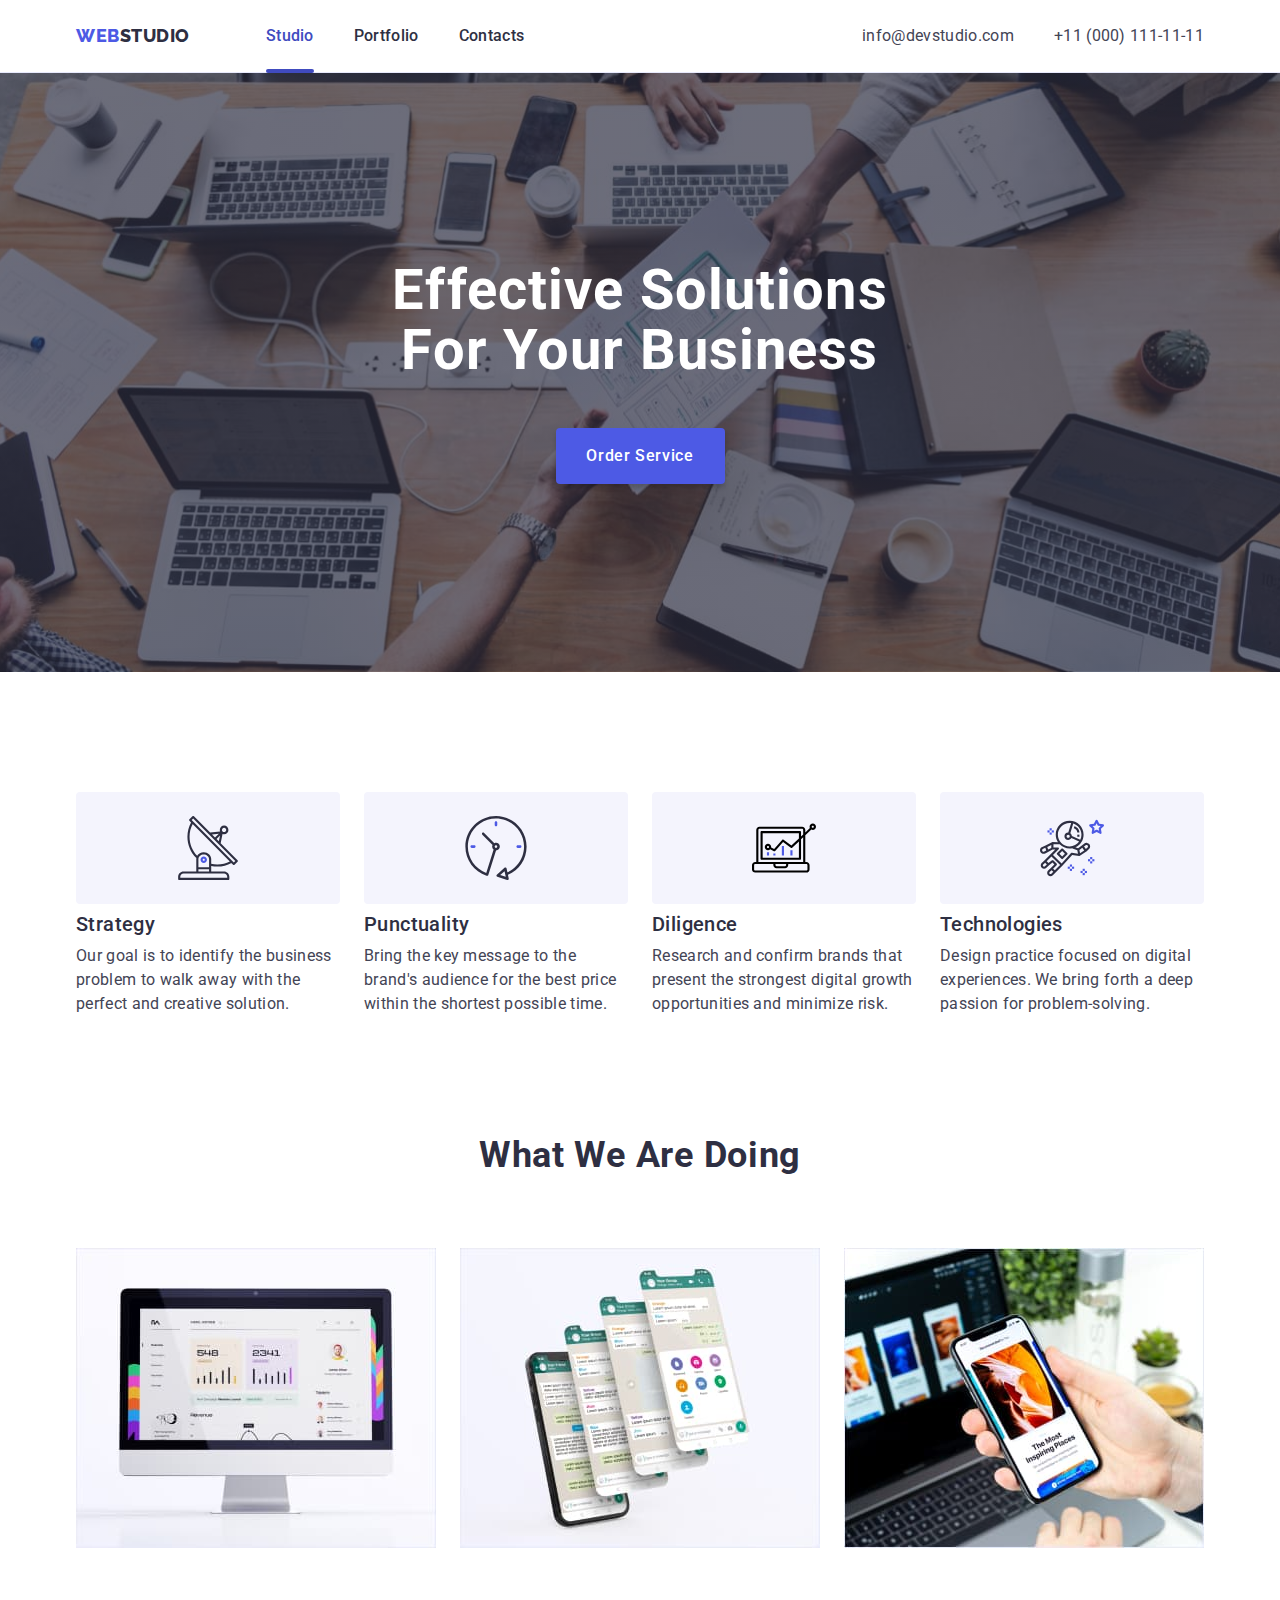
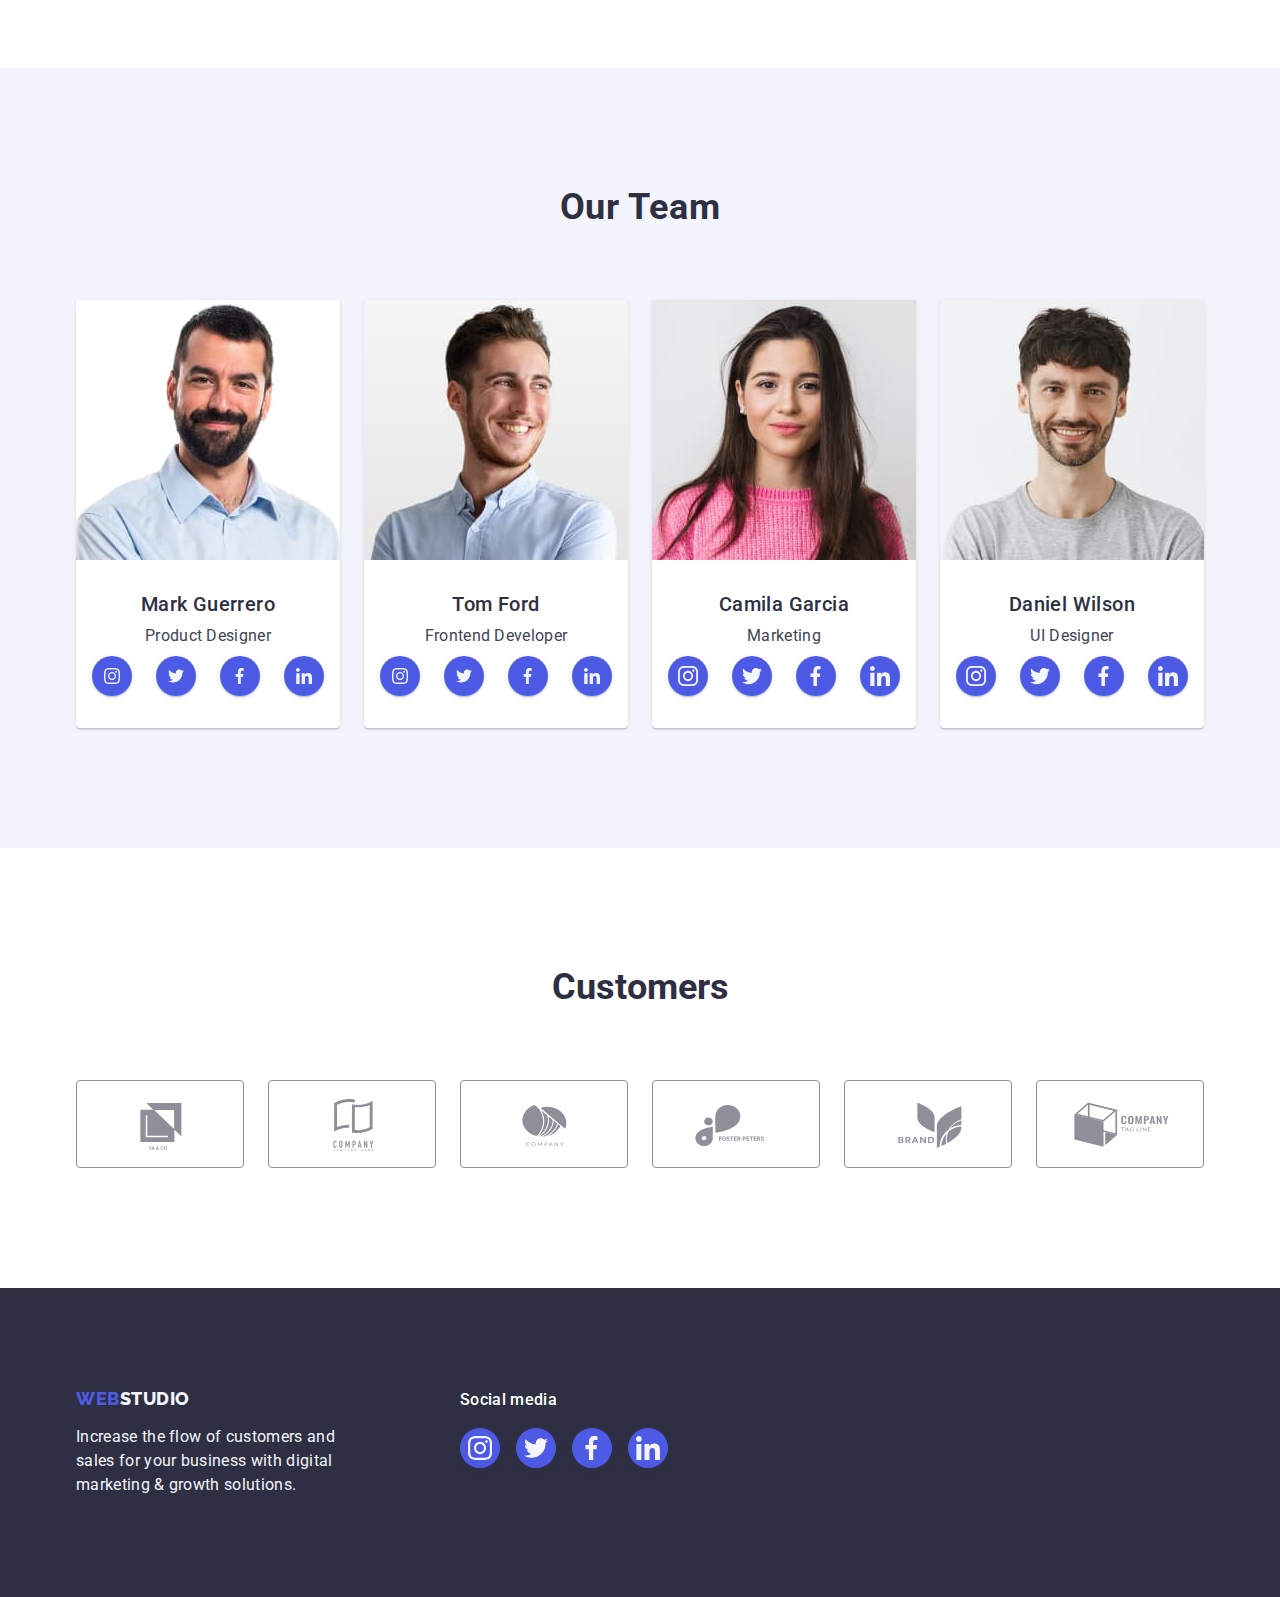
<file: index.html>
<!DOCTYPE html>
<html lang="en">
  <head>
    <meta charset="UTF-8" />
    <meta http-equiv="X-UA-Compatible" content="IE=edge" />
    <meta name="viewport" content="width=device-width, initial-scale=1.0" />
    <title>WEBSTUDIO Devstudio</title>
    <link rel="preconnect" href="https://fonts.googleapis.com" />
    <link rel="preconnect" href="https://fonts.gstatic.com" crossorigin />
    <link
      href="https://fonts.googleapis.com/css2?family=Raleway:wght@800&family=Roboto:wght@400;500;700&display=swap"
      rel="stylesheet"
    />
    <link
      rel="stylesheet"
      href="https://cdnjs.cloudflare.com/ajax/libs/modern-normalize/1.0.0/modern-normalize.min.css"
    />
    <link rel="stylesheet" href="./css/styles.css" />
  </head>
  <body>
    <header class="page-header">
      <div class="header-container container">
        <nav class="header-navigation">
          <a class="header-logo logo link" href="./index.html"
            >WEB<span class="logo-second-word">Studio</span></a
          >

          <ul class="header-list list menu">
            <li>
              <a class="header-link link current" href="./index.html">Studio</a>
            </li>
            <li>
              <a class="header-link link" href="./portfolio.html">Portfolio</a>
            </li>
            <li>
              <a class="header-link link" href="">Contacts</a>
            </li>
          </ul>
        </nav>
        <address class="header-address list">
          <ul class="list contacts">
            <li class="header-item">
              <a
                class="header-address-link link"
                href="mailto:info@devstudio.com"
                >info@devstudio.com</a
              >
            </li>
            <li class="header-item">
              <a class="header-address-link link" href="tel:+110001111111"
                >+11 (000) 111-11-11</a
              >
            </li>
          </ul>
        </address>
      </div>
    </header>
    <main>
      <!--First Section-->

      <section class="hero hero-background">
        <div class="container">
          <h1 class="hero-header">effective solutions for your business</h1>

          <button data-modal-open type="button" class="hero-button">
            Order Service
          </button>
        </div>
      </section>

      <!--Second Section-->

      <section class="services section">
        <div class="container containerFeatures">
          <h2 class="services-title visually-hidden">Services</h2>
          <ul class="card-set-services list">
            <li class="services-item">
              <div class="services-icon">
                <svg width="64" height="64">
                  <use href="./images/icons.svg#icon-antenna"></use>
                </svg>
              </div>
              <h3 class="services-headers">Strategy</h3>
              <p class="services-text">
                Our goal is to identify the business problem to walk away with
                the perfect and creative solution.
              </p>
            </li>

            <li class="services-item">
              <div class="services-icon">
                <svg width="64" height="64">
                  <use href="./images/icons.svg#icon-clock"></use>
                </svg>
              </div>
              <h3 class="services-headers">Punctuality</h3>

              <p class="services-text">
                Bring the key message to the brand's audience for the best price
                within the shortest possible time.
              </p>
            </li>
            <li class="services-item">
              <div class="services-icon">
                <svg width="64" height="64">
                  <use href="./images/icons.svg#icon-diagram"></use>
                </svg>
              </div>
              <h3 class="services-headers">Diligence</h3>

              <p class="services-text">
                Research and confirm brands that present the strongest digital
                growth opportunities and minimize risk.
              </p>
            </li>
            <li class="services-item">
              <div class="services-icon">
                <svg width="64" height="64">
                  <use href="./images/icons.svg#icon-astronaut"></use>
                </svg>
              </div>
              <h3 class="services-headers">Technologies</h3>

              <p class="services-text">
                Design practice focused on digital experiences. We bring forth a
                deep passion for problem-solving.
              </p>
            </li>
          </ul>
        </div>
      </section>
      <!--3rd - section: What are we doing-->
      <section class="products section">
        <div class="container containerServices">
          <h2 class="products-titles">what we are doing</h2>
          <ul class="card-set-services list">
            <li class="products-items">
              <img src="./images/img1.jpg" alt="monitor" width="360" />
            </li>
            <li class="products-items">
              <img src="./images/img2.jpg" alt="monitor" width="360" />
            </li>
            <li class="products-items">
              <img src="./images/img3.jpg" alt="monitor" width="360" />
            </li>
          </ul>
        </div>
      </section>
      <!--4th section-->
      <section class="team">
        <div class="container containerTeam">
          <h2 class="team-titles">Our Team</h2>
          <ul class="team-list list">
            <li class="team-item">
              <img src="./images/ava1.jpg" alt="man" width="264" />
              <div class="team-members-names">
                <h3 class="team-headers">Mark Guerrero</h3>
                <p class="team-position">Product Designer</p>
                <ul class="studio-soc-list list">
                  <li class="soc-items">
                    <a
                      href=""
                      class="studio-soc-link"
                      target="_blank"
                      rel="noopener noreferrer"
                      ><svg class="soc-icon" width="16" height="16">
                        <use href="./images/icons.svg#icon-instagram"></use>
                      </svg>
                    </a>
                  </li>
                  <li class="soc-items">
                    <a
                      href=""
                      class="studio-soc-link"
                      target="_blank"
                      rel="noopener noreferrer"
                    >
                      <svg class="soc-icon" width="16" height="16">
                        <use href="./images/icons.svg#icon-twitter"></use>
                      </svg>
                    </a>
                  </li>
                  <li class="soc-items">
                    <a
                      href=""
                      class="studio-soc-link"
                      target="_blank"
                      rel="noopener noreferrer"
                    >
                      <svg class="soc-icon" width="16" height="16">
                        <use href="./images/icons.svg#icon-fb"></use>
                      </svg>
                    </a>
                  </li>
                  <li class="soc-items">
                    <a
                      href=""
                      class="studio-soc-link"
                      target="_blank"
                      rel="noopener noreferrer"
                    >
                      <svg class="soc-icon" width="16" height="16">
                        <use href="./images/icons.svg#icon-linkedin"></use>
                      </svg>
                    </a>
                  </li>
                </ul>
              </div>
            </li>
            <li class="team-item">
              <img src="./images/ava2.jpg" alt="man2" width="264" />
              <div class="team-members-names">
                <h3 class="team-headers">Tom Ford</h3>
                <p class="team-position">Frontend Developer</p>
                <ul class="studio-soc-list list">
                  <li class="soc-items">
                    <a
                      href=""
                      class="studio-soc-link"
                      target="_blank"
                      rel="noopener noreferrer"
                      ><svg class="soc-icon" width="16" height="16">
                        <use href="./images/icons.svg#icon-instagram"></use>
                      </svg>
                    </a>
                  </li>
                  <li class="soc-items">
                    <a
                      href=""
                      class="studio-soc-link"
                      target="_blank"
                      rel="noopener noreferrer"
                    >
                      <svg class="soc-icon" width="16" height="16">
                        <use href="./images/icons.svg#icon-twitter"></use>
                      </svg>
                    </a>
                  </li>
                  <li class="soc-items">
                    <a
                      href=""
                      class="studio-soc-link"
                      target="_blank"
                      rel="noopener noreferrer"
                    >
                      <svg class="soc-icon" width="16" height="16">
                        <use href="./images/icons.svg#icon-fb"></use>
                      </svg>
                    </a>
                  </li>
                  <li class="soc-items">
                    <a
                      href=""
                      class="studio-soc-link"
                      target="_blank"
                      rel="noopener noreferrer"
                    >
                      <svg class="soc-icon" width="16" height="16">
                        <use href="./images/icons.svg#icon-linkedin"></use>
                      </svg>
                    </a>
                  </li>
                </ul>
              </div>
            </li>
            <li class="team-item">
              <img src="./images/ava3.jpg" alt="woman2" width="264" />
              <div class="team-members-names">
                <h3 class="team-headers">Camila Garcia</h3>
                <p class="team-position">Marketing</p>
                <ul class="studio-soc-list list">
                  <li class="soc-items">
                    <a
                      href=""
                      class="studio-soc-link"
                      target="_blank"
                      rel="noopener noreferrer"
                      ><svg class="soc-icon" width="20" height="20">
                        <use href="./images/icons.svg#icon-instagram"></use>
                      </svg>
                    </a>
                  </li>
                  <li class="soc-items">
                    <a
                      href=""
                      class="studio-soc-link"
                      target="_blank"
                      rel="noopener noreferrer"
                    >
                      <svg class="soc-icon" width="20" height="20">
                        <use href="./images/icons.svg#icon-twitter"></use>
                      </svg>
                    </a>
                  </li>
                  <li class="soc-items">
                    <a
                      href=""
                      class="studio-soc-link"
                      target="_blank"
                      rel="noopener noreferrer"
                    >
                      <svg class="soc-icon" width="20" height="20">
                        <use href="./images/icons.svg#icon-fb"></use>
                      </svg>
                    </a>
                  </li>
                  <li class="soc-items">
                    <a
                      href=""
                      class="studio-soc-link"
                      target="_blank"
                      rel="noopener noreferrer"
                    >
                      <svg class="soc-icon" width="20" height="20">
                        <use href="./images/icons.svg#icon-linkedin"></use>
                      </svg>
                    </a>
                  </li>
                </ul>
              </div>
            </li>
            <li class="team-item">
              <img src="./images/ava4.jpg" alt="man3" width="264" />
              <div class="team-members-names">
                <h3 class="team-headers">Daniel Wilson</h3>
                <p class="team-position">UI Designer</p>
                <ul class="studio-soc-list list">
                  <li class="soc-items">
                    <a
                      href=""
                      class="studio-soc-link"
                      target="_blank"
                      rel="noopener noreferrer"
                      ><svg class="soc-icon" width="20" height="20">
                        <use href="./images/icons.svg#icon-instagram"></use>
                      </svg>
                    </a>
                  </li>
                  <li class="soc-items">
                    <a
                      href=""
                      class="studio-soc-link"
                      target="_blank"
                      rel="noopener noreferrer"
                    >
                      <svg class="soc-icon" width="20" height="20">
                        <use href="./images/icons.svg#icon-twitter"></use>
                      </svg>
                    </a>
                  </li>
                  <li class="soc-items">
                    <a
                      href=""
                      class="studio-soc-link"
                      target="_blank"
                      rel="noopener noreferrer"
                    >
                      <svg class="soc-icon" width="20" height="20">
                        <use href="./images/icons.svg#icon-fb"></use>
                      </svg>
                    </a>
                  </li>
                  <li class="soc-items">
                    <a
                      href=""
                      class="studio-soc-link"
                      target="_blank"
                      rel="noopener noreferrer"
                    >
                      <svg class="soc-icon" width="20" height="20">
                        <use href="./images/icons.svg#icon-linkedin"></use>
                      </svg>
                    </a>
                  </li>
                </ul>
              </div>
            </li>
          </ul>
        </div>
      </section>
      <!--5th section-->
      <section class="customers-section">
        <div class="container">
          <h2 class="header-customers">Customers</h2>
          <ul class="customers-list list">
            <li class="customers-items">
              <a
                href=""
                class="customers-link"
                target="_blank"
                rel="noreferer noopener"
              >
                <svg class="customers-svg-icon" width="104" height="56">
                  <use href="./images/icons.svg#icon-Logo1"></use>
                </svg>
              </a>
            </li>
            <li class="customers-items">
              <a
                href=""
                class="customers-link"
                target="_blank"
                rel="noreferer noopener"
              >
                <svg class="customers-svg-icon" width="104" height="56">
                  <use href="./images/icons.svg#icon-Logo2"></use>
                </svg>
              </a>
            </li>
            <li class="customers-items">
              <a
                href=""
                class="customers-link"
                target="_blank"
                rel="noreferer noopener"
              >
                <svg class="customers-svg-icon" width="104" height="56">
                  <use href="./images/icons.svg#icon-Logo3"></use>
                </svg>
              </a>
            </li>
            <li class="customers-items">
              <a
                href=""
                class="customers-link"
                target="_blank"
                rel="noreferer noopener"
              >
                <svg class="customers-svg-icon" width="104" height="56">
                  <use href="./images/icons.svg#icon-Logo4"></use>
                </svg>
              </a>
            </li>
            <li class="customers-items">
              <a
                href=""
                class="customers-link"
                target="_blank"
                rel="noreferer noopener"
              >
                <svg class="customers-svg-icon" width="104" height="56">
                  <use href="./images/icons.svg#icon-Logo5"></use>
                </svg>
              </a>
            </li>
            <li class="customers-items">
              <a
                href=""
                class="customers-link"
                target="_blank"
                rel="noreferer noopener"
              >
                <svg class="customers-svg-icon" width="104" height="56">
                  <use href="./images/icons.svg#icon-Logo6"></use>
                </svg>
              </a>
            </li>
          </ul>
        </div>
      </section>
    </main>
    <!--Footer-->
    <footer class="footy">
      <div class="container footer-container">
        <div class="footer-logo-p">
          <a href="/" class="footer_logo link"
            >WEB<span class="footer-logo-p">Studio</span></a
          >
          <p class="footer_text">
            Increase the flow of customers and sales for your business with
            digital marketing & growth solutions.
          </p>
        </div>

        <div class="">
          <p class="footer-soc-p">Social media</p>
          <ul class="footer-soc-list list">
            <li class="soc-items">
              <a
                href=""
                class="footer-soc-link"
                target="_blank"
                rel="noopener noreferrer"
                ><svg class="soc-icon" width="24" height="24">
                  <use href="./images/icons.svg#icon-instagram"></use>
                </svg>
              </a>
            </li>
            <li class="soc-items">
              <a
                href=""
                class="footer-soc-link"
                target="_blank"
                rel="noopener noreferrer"
              >
                <svg class="soc-icon" width="24" height="24">
                  <use href="./images/icons.svg#icon-twitter"></use>
                </svg>
              </a>
            </li>
            <li class="soc-items">
              <a
                href=""
                class="footer-soc-link"
                target="_blank"
                rel="noopener noreferrer"
              >
                <svg class="soc-icon" width="24" height="24">
                  <use href="./images/icons.svg#icon-fb"></use>
                </svg>
              </a>
            </li>
            <li class="soc-items">
              <a
                href=""
                class="footer-soc-link"
                target="_blank"
                rel="noopener noreferrer"
              >
                <svg class="soc-icon" width="24" height="24">
                  <use href="./images/icons.svg#icon-linkedin"></use>
                </svg>
              </a>
            </li>
          </ul>
        </div>
      </div>
    </footer>
    <div data-modal class="backdrop is-hidden">
      <div class="modal">
        <button data-modal-close type="button" class="close-modal-button">
          <svg class="close-button-icon" width="8" height="8">
            <use href="./images/icons.svg#icon-close-button"></use>
          </svg>
        </button>
      </div>
    </div>
    <script src="./js/modal.js"></script>
  </body>
</html>
</file>
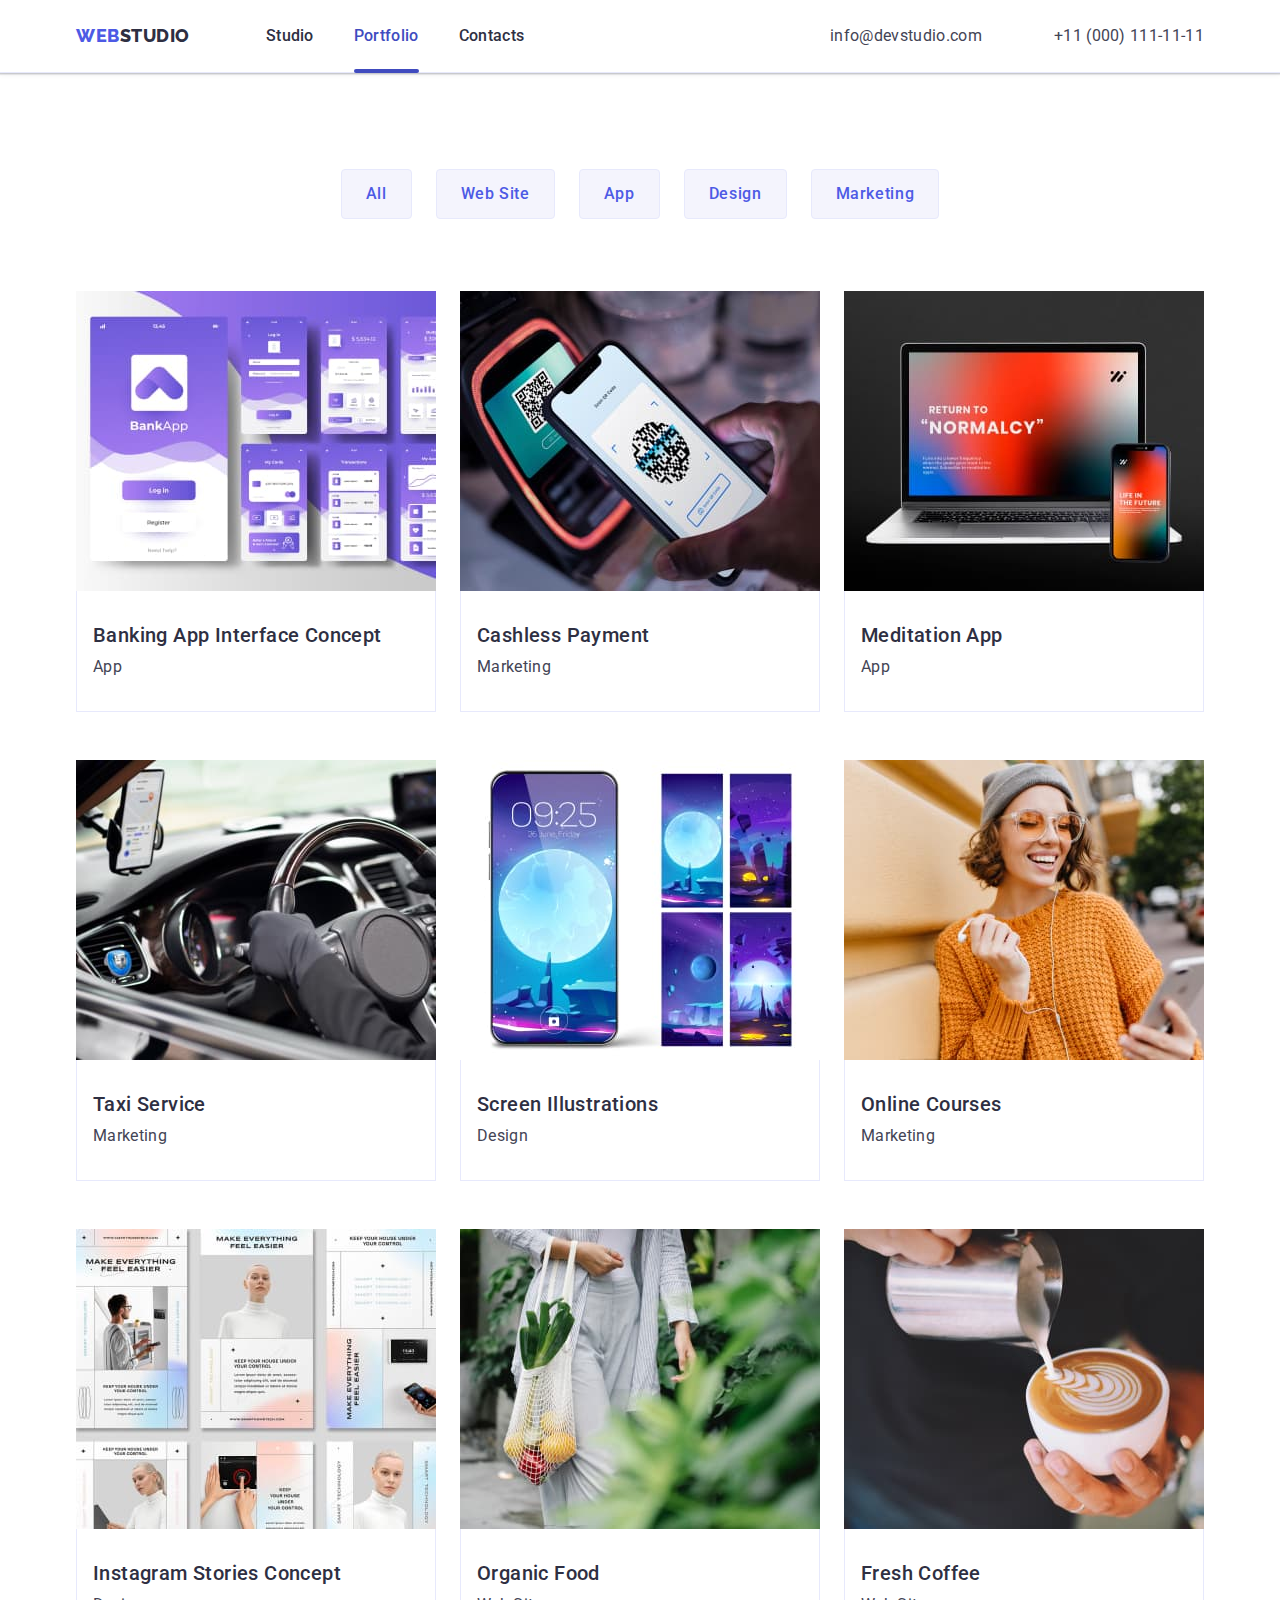
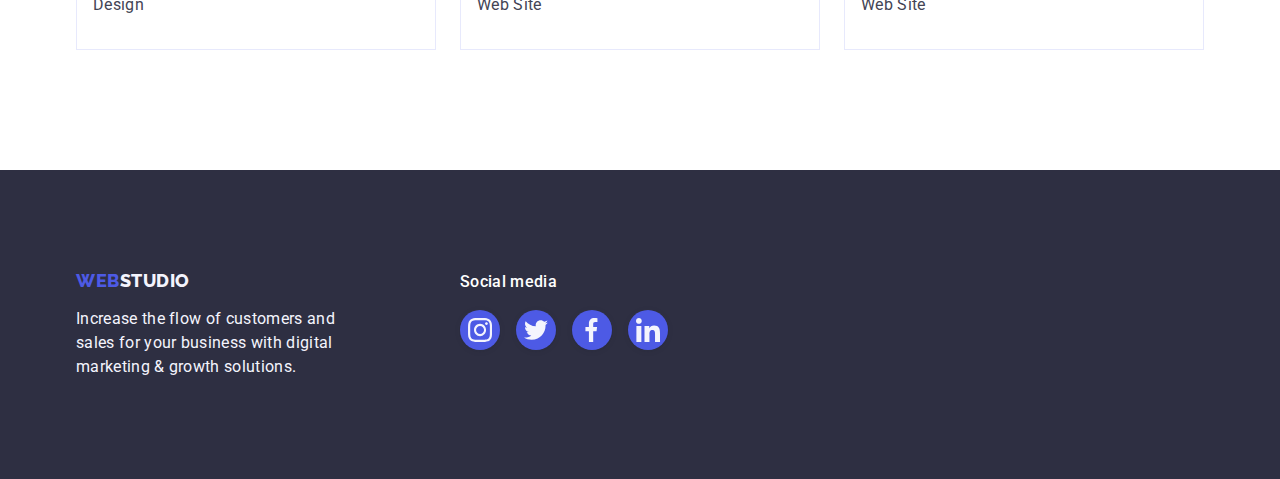
<file: portfolio.html>
<!DOCTYPE html>
<html lang="en">
  <head>
    <meta charset="UTF-8" />
    <meta http-equiv="X-UA-Compatible" content="IE=edge" />
    <meta name="viewport" content="width=device-width, initial-scale=1.0" />
    <title>WEBSTUDIO Devstudio</title>
    <link rel="preconnect" href="https://fonts.googleapis.com" />
    <link rel="preconnect" href="https://fonts.gstatic.com" crossorigin />
    <link
      href="https://fonts.googleapis.com/css2?family=Raleway:wght@800&family=Roboto:wght@400;500;700&display=swap"
      rel="stylesheet"
    />
    <link
      rel="stylesheet"
      href="https://cdnjs.cloudflare.com/ajax/libs/modern-normalize/1.0.0/modern-normalize.min.css"
    />
    <link rel="stylesheet" href="./css/styles.css" />
  </head>
  <body>
    <header class="page-header">
      <div class="header-container container">
        <nav class="header-navigation">
          <a class="header-logo logo link" href="./index.html"
            >WEB<span class="logo-second-word">Studio</span></a
          >

          <ul class="header-list list menu">
            <li>
              <a class="header-link link" href="./index.html">Studio</a>
            </li>
            <li>
              <a class="header-link link current" href="./portfolio.html"
                >Portfolio</a
              >
            </li>
            <li>
              <a class="header-link link" href="">Contacts</a>
            </li>
          </ul>
        </nav>
        <address class="header-address list">
          <ul class="list contacts">
            <li class="header-item">
              <a
                class="header-address-link link"
                href="mailto:info@devstudio.com"
                >info@devstudio.com</a
              >
            </li>
            <li class="header-item" style="padding-left: 32px">
              <a class="header-address-link link" href="tel:+110001111111"
                >+11 (000) 111-11-11</a
              >
            </li>
          </ul>
        </address>
      </div>
    </header>

    <main>
      <section class="portfolio-section">
        <div class="container">
          <h1 class="visually-hidden">portfolio</h1>
          <ul class="button-list list">
            <li><button type="button" class="btn">All</button></li>
            <li>
              <button type="button" class="btn">Web Site</button>
            </li>
            <li><button type="button" class="btn">App</button></li>
            <li><button type="button" class="btn">Design</button></li>
            <li>
              <button type="button" class="btn">Marketing</button>
            </li>
          </ul>
          <ul class="card-set-photo list">
            <li class="card-photo">
              <a href="" class="card-link link">
                <div class="photo-wrapper">
                  <img src="./images/img1_p.jpg" alt="monitor" width="360" />
                  <p class="photo-overlay">
                    14 Stylish and User-Friendly App Design Concepts · Task
                    Manager App · Calorie Tracker App · Exotic Fruit Ecommerce
                    App · Cloud Storage App
                  </p>
                </div>
                <div class="card-photo-links">
                  <h2 class="services-headers">
                    Banking App Interface Concept
                  </h2>
                  <p class="project-type">App</p>
                </div>
              </a>
            </li>
            <li class="card-photo">
              <a href="" class="card-link link">
                <div class="photo-wrapper">
                  <img src="./images/img2_p.jpg" alt="monitor" width="360" />
                  <p class="photo-overlay">
                    14 Stylish and User-Friendly App Design Concepts · Task
                    Manager App · Calorie Tracker App · Exotic Fruit Ecommerce
                    App · Cloud Storage App
                  </p>
                </div>
                <div class="card-photo-links">
                  <h2 class="services-headers">Cashless Payment</h2>
                  <p class="project-type">Marketing</p>
                </div>
              </a>
            </li>

            <li class="card-photo">
              <a href="" class="card-link link">
                <div class="photo-wrapper">
                  <img src="./images/img3_p.jpg" alt="monitor" width="360" />
                  <p class="photo-overlay">
                    14 Stylish and User-Friendly App Design Concepts · Task
                    Manager App · Calorie Tracker App · Exotic Fruit Ecommerce
                    App · Cloud Storage App
                  </p>
                </div>
                <div class="card-photo-links">
                  <h2 class="services-headers">Meditation App</h2>
                  <p class="project-type">App</p>
                </div>
              </a>
            </li>
            <li class="card-photo">
              <a href="" class="card-link link">
                <div class="photo-wrapper">
                  <img src="./images/img4_p.jpg" alt="monitor" width="360" />
                  <p class="photo-overlay">
                    14 Stylish and User-Friendly App Design Concepts · Task
                    Manager App · Calorie Tracker App · Exotic Fruit Ecommerce
                    App · Cloud Storage App
                  </p>
                </div>
                <div class="card-photo-links">
                  <h2 class="services-headers">Taxi Service</h2>
                  <p class="project-type">Marketing</p>
                </div>
              </a>
            </li>
            <li class="card-photo">
              <a href="" class="card-link link">
                <div class="photo-wrapper">
                  <img src="./images/img5_p.jpg" alt="monitor" width="360" />
                  <p class="photo-overlay">
                    14 Stylish and User-Friendly App Design Concepts · Task
                    Manager App · Calorie Tracker App · Exotic Fruit Ecommerce
                    App · Cloud Storage App
                  </p>
                </div>
                <div class="card-photo-links">
                  <h2 class="services-headers">Screen Illustrations</h2>
                  <p class="project-type">Design</p>
                </div>
              </a>
            </li>
            <li class="card-photo">
              <a href="" class="card-link link">
                <div class="photo-wrapper">
                  <img src="./images/img6_p.jpg" alt="monitor" width="360" />
                  <p class="photo-overlay">
                    14 Stylish and User-Friendly App Design Concepts · Task
                    Manager App · Calorie Tracker App · Exotic Fruit Ecommerce
                    App · Cloud Storage App
                  </p>
                </div>
                <div class="card-photo-links">
                  <h2 class="services-headers">Online Courses</h2>
                  <p class="project-type">Marketing</p>
                </div>
              </a>
            </li>
            <li class="card-photo">
              <a href="" class="card-link link">
                <div class="photo-wrapper">
                  <img src="./images/img7_p.jpg" alt="monitor" width="360" />
                  <p class="photo-overlay">
                    14 Stylish and User-Friendly App Design Concepts · Task
                    Manager App · Calorie Tracker App · Exotic Fruit Ecommerce
                    App · Cloud Storage App
                  </p>
                </div>
                <div class="card-photo-links">
                  <h2 class="services-headers">Instagram Stories Concept</h2>
                  <p class="project-type">Design</p>
                </div>
              </a>
            </li>
            <li class="card-photo">
              <a href="" class="card-link link">
                <div class="photo-wrapper">
                  <img src="./images/img8_p.jpg" alt="monitor" width="360" />
                  <p class="photo-overlay">
                    14 Stylish and User-Friendly App Design Concepts · Task
                    Manager App · Calorie Tracker App · Exotic Fruit Ecommerce
                    App · Cloud Storage App
                  </p>
                </div>
                <div class="card-photo-links">
                  <h2 class="services-headers">Organic Food</h2>
                  <p class="project-type">Web Site</p>
                </div>
              </a>
            </li>
            <li class="card-photo">
              <a href="" class="card-link link">
                <div class="photo-wrapper">
                  <img src="./images/img9_p.jpg" alt="monitor" width="360" />
                  <p class="photo-overlay">
                    14 Stylish and User-Friendly App Design Concepts · Task
                    Manager App · Calorie Tracker App · Exotic Fruit Ecommerce
                    App · Cloud Storage App
                  </p>
                </div>
                <div class="card-photo-links">
                  <h2 class="services-headers">Fresh Coffee</h2>
                  <p class="project-type">Web Site</p>
                </div>
              </a>
            </li>
          </ul>
        </div>
      </section>
    </main>
    <!--Footer-->
    <footer class="footy">
      <div class="container footer-container">
        <div class="footer-logo-p">
          <a href="/" class="footer_logo link"
            >WEB<span class="footer-logo-p">Studio</span></a
          >
          <p class="footer_text">
            Increase the flow of customers and sales for your business with
            digital marketing & growth solutions.
          </p>
        </div>

        <div class="">
          <p class="footer-soc-p">Social media</p>
          <ul class="footer-soc-list list">
            <li class="soc-items">
              <a
                href=""
                class="footer-soc-link"
                target="_blank"
                rel="noopener noreferrer"
                ><svg class="soc-icon" width="24" height="24">
                  <use href="./images/icons.svg#icon-instagram"></use>
                </svg>
              </a>
            </li>
            <li class="soc-items">
              <a
                href=""
                class="footer-soc-link"
                target="_blank"
                rel="noopener noreferrer"
              >
                <svg class="soc-icon" width="24" height="24">
                  <use href="./images/icons.svg#icon-twitter"></use>
                </svg>
              </a>
            </li>
            <li class="soc-items">
              <a
                href=""
                class="footer-soc-link"
                target="_blank"
                rel="noopener noreferrer"
              >
                <svg class="soc-icon" width="24" height="24">
                  <use href="./images/icons.svg#icon-fb"></use>
                </svg>
              </a>
            </li>
            <li class="soc-items">
              <a
                href=""
                class="footer-soc-link"
                target="_blank"
                rel="noopener noreferrer"
              >
                <svg class="soc-icon" width="24" height="24">
                  <use href="./images/icons.svg#icon-linkedin"></use>
                </svg>
              </a>
            </li>
          </ul>
        </div>
      </div>
    </footer>
  </body>
</html>
</file>
<file: css/styles.css>
:root {
  --white: #ffffff;
  --menu-color-hover: #e0dbdb;
  --iris: #4d5ae5;
  --ocean: #404bbf;
  --cornflower: #e7e9fc;
  --cloud: #f4f4fd;
  --navy-blue: #2e2f42;
  --slate: #434455;
  --light-slate: #8e8f99;
  --green: #31d0aa;
  --animation-duration: 250 ms linear;
  --dairy: #fcfcfc;
}

body {
  font-family: Roboto, sans-serif;
  color: var(--slate);
  background-color: var(--white);
}
p,
h1,
h2,
h3,
h4,
h5,
h6 {
  margin: 0;
}

ul,
ol {
  margin: 0;
  padding: 0;
}

img {
  display: block;
}

.studio-soc-list {
  display: flex;
  justify-content: center;
  gap: 24px;
}

.soc-items {
  width: 44px;
  height: 44px;
  box-shadow: 0px 1px 6px rgba(46, 47, 66, 0.08),
    0px 1px 1px rgba(46, 47, 66, 0.16), 0px 2px 1px rgba(46, 47, 66, 0.08);
  border-radius: 50%;
  line-height: 40px;
  width: 40px;
  height: 40px;
}

.studio-soc-link {
  display: flex;
  width: 100%;
  height: 100%;
  background-color: var(--iris);
  padding: 0px;
  width: 40px;
  height: 40px;
  line-height: 100%;
  border-radius: 50%;
  align-items: center;
  justify-content: center;
  transition: background-color 250ms cubic-bezier(0.4, 0, 0.2, 1);
}
.studio-soc-link:hover,
.studio-soc-link:focus {
  background-color: #404bbf;
}
.soc-icon {
  fill: var(--cloud);
  display: flex;
  justify-content: center;
  align-items: center;
}

.footer-soc-icon:hover,
.footer-soc-icon:focus {
  background-color: #31d0aa;
}

.visually-hidden {
  position: absolute;
  width: 1px;
  height: 1px;
  margin: -1px;
  border: 0;
  padding: 0;
  white-space: nowrap;
  clip-path: inset(100%);
  clip: rect(0 0 0 0);
  overflow: hidden;
}

.link {
  text-decoration: none;
}

.list {
  list-style: none;
  margin: 0;
  padding: 0;
  display: flex;
}
.container {
  width: 1158px;
  padding-left: 15px;
  padding-right: 15px;
  margin: 0 auto;
  /* outline: 2px solid red; */
}

/**-----HEADER-----**/
.header-container {
  display: flex;
  align-items: center;
}
.header-list {
  display: flex;
  gap: 40px;
}
.header-link {
  position: relative;
  font-weight: 500;
  font-size: 16px;
  line-height: 1.5;
  letter-spacing: 0.02em;
  color: var(--navy-blue);
  padding: 24px 0;
  display: block;
  transition: color 250ms cubic-bezier(0.4, 0, 0.2, 1);
}

.header-link:after {
  position: absolute;
  content: "";
  width: 100%;
  height: 4px;
  left: 0;
  bottom: 0;
  opacity: 0;
  transform: scale(0);
  background: var(--ocean);
  transition: transform 250ms linear, opacity 250ms linear;
  bottom: -1px;
  border-radius: 2px;
}

.header-link:hover:after,
.header-link:focus:after,
.header-link.current:after {
  opacity: 1;
  transform: scale(1);
}

.header-link:hover,
.header-link:focus,
.header-link.current {
  color: var(--ocean);
}

.header-address {
  display: flex;
  font-style: normal;
  gap: 40px;
  margin-left: auto;
}
.header-address-link {
  color: var(--slate);
  letter-spacing: 0.02em;
  font-family: Roboto, sans-serif;
  font-weight: 400;
  line-height: 1.5;
  font-size: 16px;
  transition: color 250ms cubic-bezier(0.4, 0, 0.2, 1);
}

.header-address-link:hover,
.header-address-link:focus {
  color: var(--ocean);
}
div.scrollmenu {
  background-color: var(--white);
  overflow: auto;
  white-space: nowrap;
}

.page-header {
  border-bottom: 1px solid var(--cornflower);
  box-shadow: 0px 2px 1px rgba(46, 47, 66, 0.08),
    0px 1px 1px rgba(46, 47, 66, 0.16), 0px 1px 6px rgba(46, 47, 66, 0.08);
}

.header-navigation {
  display: flex;
  align-items: center;
}

.logo {
  border-radius: 4px;
  text-decoration: none;
  color: var(--iris);
  font-family: Raleway, sans-serif;
  font-size: 18px;
  font-weight: 800;
  line-height: 1.17;
  letter-spacing: 0.03em;
  text-transform: uppercase;
  margin-right: 76px;
}
.logo-second-word {
  color: var(--navy-blue);
}

.menu {
  display: flex;
  gap: 40px;
  margin: 0;
  list-style: none;
  font-family: Roboto, sans-serif;
  font-weight: 500;
  color: var(--navy-blue);
  justify-content: center;
  text-align: center;
  line-height: 1.5;
  letter-spacing: 0.02em;
  text-decoration: none;
}

.menu-item {
  color: var(--slate);
}
.contacts {
  gap: 40px;
  justify-content: end;
}
.first-item-contacts {
  font-size: 16px;
  line-height: 1.5;
  letter-spacing: 0.02em;
  color: var(--slate);
}

/**    HERO        **/

.hero {
  background-color: var(--navy-blue);
  padding: 188px 0;
  max-width: 1440px;
}
.hero-header {
  max-width: 496px;
  font-size: 56px;
  line-height: 1.07;
  text-align: center;
  letter-spacing: 0.02em;
  text-transform: capitalize;
  color: var(--white);
  margin: 0 auto;
}

.hero-button {
  display: block;
  max-width: 169px;
  min-width: 169px;
  height: 56px;
  border: none;
  margin: 0 auto;
  margin-top: 47px;

  /* IRIS */
  background: var(--iris);
  box-shadow: 0px 4px 4px rgba(0, 0, 0, 0.15);
  border-radius: 4px;
  font-family: Roboto, sans-serif;
  font-style: normal;
  font-weight: 500;
  font-size: 16px;
  line-height: 1.5;
  /* identical to box height, or 150% */
  letter-spacing: 0.04em;
  color: var(--white);
  cursor: pointer;
  transition: background-color 250ms cubic-bezier(0.4, 0, 0.2, 1);
}
.hero-button:hover {
  background-color: var(--ocean);
}
.hero-button:focus {
  background-color: var(--ocean);
}

.hero-background {
  background-position: center;
  background-repeat: no-repeat;
  background-size: cover;
  background-image: linear-gradient(
      rgba(46, 47, 66, 0.7),
      rgba(46, 47, 66, 0.7)
    ),
    url(../images/people-office.jpg);
  margin: 0 auto;
}

.services {
  padding: 120px 0;
}

.btn {
  display: inline-block;
  border: none;
  font-weight: 500;
  font-size: 16px;
  line-height: 1.5;
  /* identical to box height, or 150% */
  color: var(--iris);
  background-color: var(--cloud);
  letter-spacing: 0.04em;
  font-family: Roboto, sans-serif;
  cursor: pointer;
  padding: 12px 24px;
  border: 1px solid var(--cornflower);
  border-radius: 4px;
  transition: color 250ms cubic-bezier(0.4, 0, 0.2, 1),
    background-color 250ms cubic-bezier(0.4, 0, 0.2, 1),
    border-color 250ms cubic-bezier(0.4, 0, 0.2, 1),
    box-shadow 250ms cubic-bezier(0.4, 0, 0.2, 1);
}

.btn:hover,
.btn:focus {
  color: var(--white);
  background-color: var(--ocean);
  border: 1px solid transparent;
  box-shadow: 0px 3px 1px rgba(0, 0, 0, 0.1), 0px 2px 1px rgba(0, 0, 0, 0.08),
    0px 2px 2px rgba(0, 0, 0, 0.12);
}

/**----------ABOUT-------**/
.services-icon {
  display: flex;
  align-items: center;
  justify-content: center;
  height: 112px;
  background-color: var(--cloud);
  border-radius: 4px;
  margin-bottom: 8px;
}

.services-title {
  font-family: inherit;
  max-width: 496px;
}
.services-headers {
  font-weight: 500;
  font-size: 20px;
  line-height: 1.2;
  letter-spacing: 0.02em;
  color: var(--navy-blue);
  margin-bottom: 8px;
}

.services-text {
  font-size: 16px;
  letter-spacing: 0.02em;
  color: var(--slate);
  line-height: 1.5;
}
.products {
  padding-bottom: 120px;
}
.products-titles {
  line-height: 1.11;
  text-align: center;
  text-transform: capitalize;
  font-weight: 700;
  font-size: 36px;
  letter-spacing: 0.02em;
  color: var(--navy-blue);
  margin-bottom: 72px;
}

.team {
  background-color: var(--cloud);
  padding: 120px 0;
}
.team-list {
  gap: 24px;
}
.team-titles {
  font-size: 36px;
  line-height: 1.11;
  text-align: center;
  letter-spacing: 0.02em;
  text-transform: capitalize;
  color: var(--navy-blue);
  margin-bottom: 72px;
}

.team-headers {
  font-weight: 500;
  font-size: 20px;
  line-height: 1.2;
  letter-spacing: 0.02em;
  color: var(--navy-blue);
  margin-bottom: 8px;
  text-align: center;
}

.team-members-names {
  padding: 32px 16px;
}
.team-item {
  background-color: var(--white);
  width: calc((100% - 72px) / 4);
  border-radius: 0px 0px 4px 4px;
  box-shadow: 0px 1px 6px rgba(46, 47, 66, 0.08),
    0px 1px 1px rgba(46, 47, 66, 0.16), 0px 2px 1px rgba(46, 47, 66, 0.08);
}
.team-position {
  font-size: 16px;
  line-height: 1.5;
  letter-spacing: 0.02em;
  color: var(--slate);
  text-align: center;
  margin-bottom: 8px;
}

.team-members-headers {
  text-align: center;
  margin-bottom: 8px;
}

.set-buttons ul {
  display: flex;
  flex-direction: row;
  justify-content: center;
}

.set-buttons li {
  display: flex;
  flex-direction: row;
  justify-content: center;
  /* padding: 12px 24px; */
  text-decoration: none;
  width: 126px;
  height: 48px;

  /* CORNFLOWER */

  /* border: 1px solid #e7e9fc; */
  border-radius: 4px;

  /* Inside auto layout */
  order: 4;
  flex-grow: 0;
  margin-bottom: 20px;
  cursor: pointer;
}
.set-buttons a {
  display: block;
  /* CLOUD */
  background: var(--cloud);
}
.set-buttons button:hover {
  background-color: var(--ocean);
  color: var(--white);
}

.center_first_screen {
  margin: 0;
  position: absolute;
  left: 50%;
  -ms-transform: translate(-50%, -50%);
  transform: translate(-50%, -50%);
}

.containerTeam {
  margin-left: auto;
  margin-right: auto;
  background-color: var(--cloud);
}

/**----PORTFOLIO-----**/
.photo-wrapper {
  position: relative;
  overflow: hidden;
}
.card-link:hover,
.card-link:focus .photo-overlay {
  transform: translate(0, 0);
}

.photo-overlay {
  position: absolute;
  top: 0;
  left: 0;
  font-size: 16px;
  background-color: var(--iris);
  line-height: 1.5;
  letter-spacing: 0.02em;

  height: 100%;
  width: 100%;
  color: var(--cloud);
  transform: translateY(100%);
  transition: transform 250ms linear;
  padding: 40px 32px;
  transition: transform 250ms cubic-bezier(0.4, 0, 0.2, 1);
}
.card-link:hover .photo-overlay {
  transform: translate(0, 0);
}
.card-photo {
  width: calc((100% - 48px) / 3);
  background-color: var(--white);
  border-radius: 0px 0px 4px 4px;
}
.card-link {
  display: block;
  transition: box-shadow 250ms cubic-bezier(0.4, 0, 0.2, 1);
}
.card-link:hover,
.card-link:focus {
  box-shadow: 0px 1px 6px rgba(46, 47, 66, 0.08),
    0px 1px 1px rgba(46, 47, 66, 0.16), 0px 2px 1px rgba(46, 47, 66, 0.08);
}
.card-set-photo {
  display: flex;
  /* Make a flex container multiline */
  /* flex-wrap: wrap; */
  /* Set gap between rows and columns */
  gap: 24px;
  padding: 0;
  list-style: none;
  justify-content: center;
  flex-wrap: wrap;
  column-gap: 24px;
  row-gap: 48px;
}
.card-photo-links {
  padding: 32px 16px;
  border: 1px solid #e7e9fc;
  border-top: none;
}
.photo-subheader {
  font-family: system-ui, -apple-system, BlinkMacSystemFont, "Segoe UI", Roboto,
    Oxygen, Ubuntu, Cantarell, "Open Sans", "Helvetica Neue", sans-serif;
}

.project-type {
  font-size: 16px;
  line-height: 1.5;
  letter-spacing: 0.02em;
  text-align: center;
  text-align: left;
  color: var(--slate);
}

.card-set-services {
  /* Make a flex container multiline */
  /* flex-wrap: wrap; */
  /* Set gap between rows and columns */

  list-style: none;
  gap: 24px;
}

.products-items {
  width: calc((100% - 48px) / 3);
}

.services-item {
  width: calc((100% - 72px) / 4);
}

.card-set-team {
  display: flex;
  /* Make a flex container multiline */
  /* flex-wrap: wrap; */
  /* Set gap between rows and columns */
  gap: 24px;
  padding: 0;
  list-style: none;
  justify-content: center;
}
.team_member_subheader {
  font-family: system-ui, -apple-system, BlinkMacSystemFont, "Segoe UI", Roboto,
    Oxygen, Ubuntu, Cantarell, "Open Sans", "Helvetica Neue", sans-serif;
  text-align: center;
}
.center_headers_team {
  display: flex;
  justify-content: center;
  margin-top: 120px;
  margin-bottom: 89px;
  font-weight: 700;
  font-size: 36px;
  color: var(--navy-blue);
  font-family: Roboto, sans-serif;
}
.card_team_member {
  width: 264px;
  height: 380px;
  background-color: var(--white);
  box-shadow: 0px 1px 6px rgba(46, 47, 66, 0.08),
    0px 1px 1px rgba(46, 47, 66, 0.16), 0px 2px 1px rgba(46, 47, 66, 0.08);
  border-radius: 0px 0px 4px 4px;
}
.footy {
  width: 100%;
  background-color: var(--navy-blue);
  padding: 100px 0;
}
.footer-container {
  display: flex;
  align-items: baseline;
}
.footer-logo-p {
  margin-right: 120px;
}
.footer-logo-p {
  color: var(--cloud);
}
.footer_logo {
  color: var(--iris);
  font-family: Raleway, sans-serif;
  font-size: 18px;
  font-weight: 800;
  line-height: 1.17;
  letter-spacing: 0.03em;
  text-transform: uppercase;
  display: inline-block;
  margin-bottom: 16px;
}
.footer_text {
  width: 264px;
  font-size: 16px;
  line-height: 1.5;
  /* or 150% */
  letter-spacing: 0.02em;
  color: var(--cloud);
  max-width: 264px;
}
.footer-soc-p {
  font-weight: 500;
  font-size: 16px;
  line-height: 1.5;
  letter-spacing: 0.02em;
  color: var(--white);
  margin-bottom: 16px;
}
.portfolio-section {
  padding: 96px 0 120px;
}
.button-list {
  display: flex;
  justify-content: center;
  gap: 24px;
  margin-bottom: 72px;
}

/**Customers**/
.customers {
  padding-top: 120px;
  padding-bottom: 120px;
}
.header-customers {
  text-align: center;
  font-size: 36px;
  line-height: 1.11;
  color: var(--navy-blue);
  justify-content: center;
  margin-bottom: 72px;
}
.customers-section {
  padding-top: 120px;
  padding-bottom: 120px;
}
.customers-list {
  display: flex;
  gap: 24px;
  justify-content: center;
}
.customers-items {
  height: 88px;
  width: calc((100% - 120px) / 6);
}
.customers-link {
  display: flex;
  width: 100%;
  height: 100%;
  border: 1px solid var(--light-slate);
  border-radius: 4px;
  align-items: center;
  justify-content: center;
  color: var(--light-slate);
  transition: border-color 250ms cubic-bezier(0.4, 0, 0.2, 1),
    color 250ms cubic-bezier(0.4, 0, 0.2, 1);
}

.customers-link:hover,
.customers-link:focus {
  color: var(--ocean);
  border-color: var(--ocean);
}

.customers-svg-icon {
  fill: currentColor;
}

/** Footer **/
.soc-media-footer-title {
}
.company-soc-links {
  display: flex;
}

.footer-soc-list {
  display: flex;
  justify-content: center;
  gap: 16px;
}
.footer-soc-link {
  display: flex;
  width: 100%;
  height: 100%;
  background-color: var(--iris);
  padding: 0px;
  width: 40px;
  height: 40px;
  line-height: 100%;
  border-radius: 50%;
  align-items: center;
  justify-content: center;
  transition: background-color 250ms cubic-bezier(0.4, 0, 0.2, 1);
}
.footer-soc-link:hover,
.footer-soc-link:focus {
  background-color: var(--green);
}

.backdrop {
  position: fixed;
  width: 100%;
  height: 100%;
  top: 0;
  left: 0;
  background-color: rgba(46, 47, 66, 0.4);
  z-index: 100;
  transition: opacity 250ms cubic-bezier(0.4, 0, 0.2, 1),
    visibility 250ms cubic-bezier(0.4, 0, 0.2, 1);
}

.modal {
  position: absolute;
  width: 408px;
  min-height: 584px;
  background-color: var(--dairy);
  top: 50%;
  left: 50%;
  transform: translate(-50%, -50%);
  box-shadow: 0px 1px 1px rgba(0, 0, 0, 0.14), 0px 1px 3px rgba(0, 0, 0, 0.12),
    0px 2px 1px rgba(0, 0, 0, 0.2);
  border-radius: 4px;
  transition: transform 250ms cubic-bezier(0.4, 0, 0.2, 1);
}
.close-modal-button {
  position: absolute;
  top: 24px;
  right: 24px;
  display: flex;
  background: var(--cornflower);
  border: 1px solid rgba(0, 0, 0, 0.1);
  border-radius: 50%;
  line-height: 100%;
  width: 24px;
  height: 24px;
  justify-content: center;
  align-items: center;
  padding: 0;
  cursor: pointer;
  transition: background-color 250ms cubic-bezier(0.4, 0, 0.2, 1),
    border 250ms cubic-bezier(0.4, 0, 0.2, 1);
}
.close-button-icon {
  color: var(--navy-blue);
}

.close-modal-button:hover .close-button-icon,
.close-modal-button:focus .close-button-icon {
  fill: var(--white);
  border: none;
}

.close-button-icon {
  transition: fill 250ms cubic-bezier(0.4, 0, 0.2, 1);
}

.close-modal-button:hover,
.close-modal-button:focus {
  background: var(--ocean);
  border: none;
}
.backdrop.is-hidden {
  opacity: 0;
  visibility: hidden;
  pointer-events: none;
}
</file>
